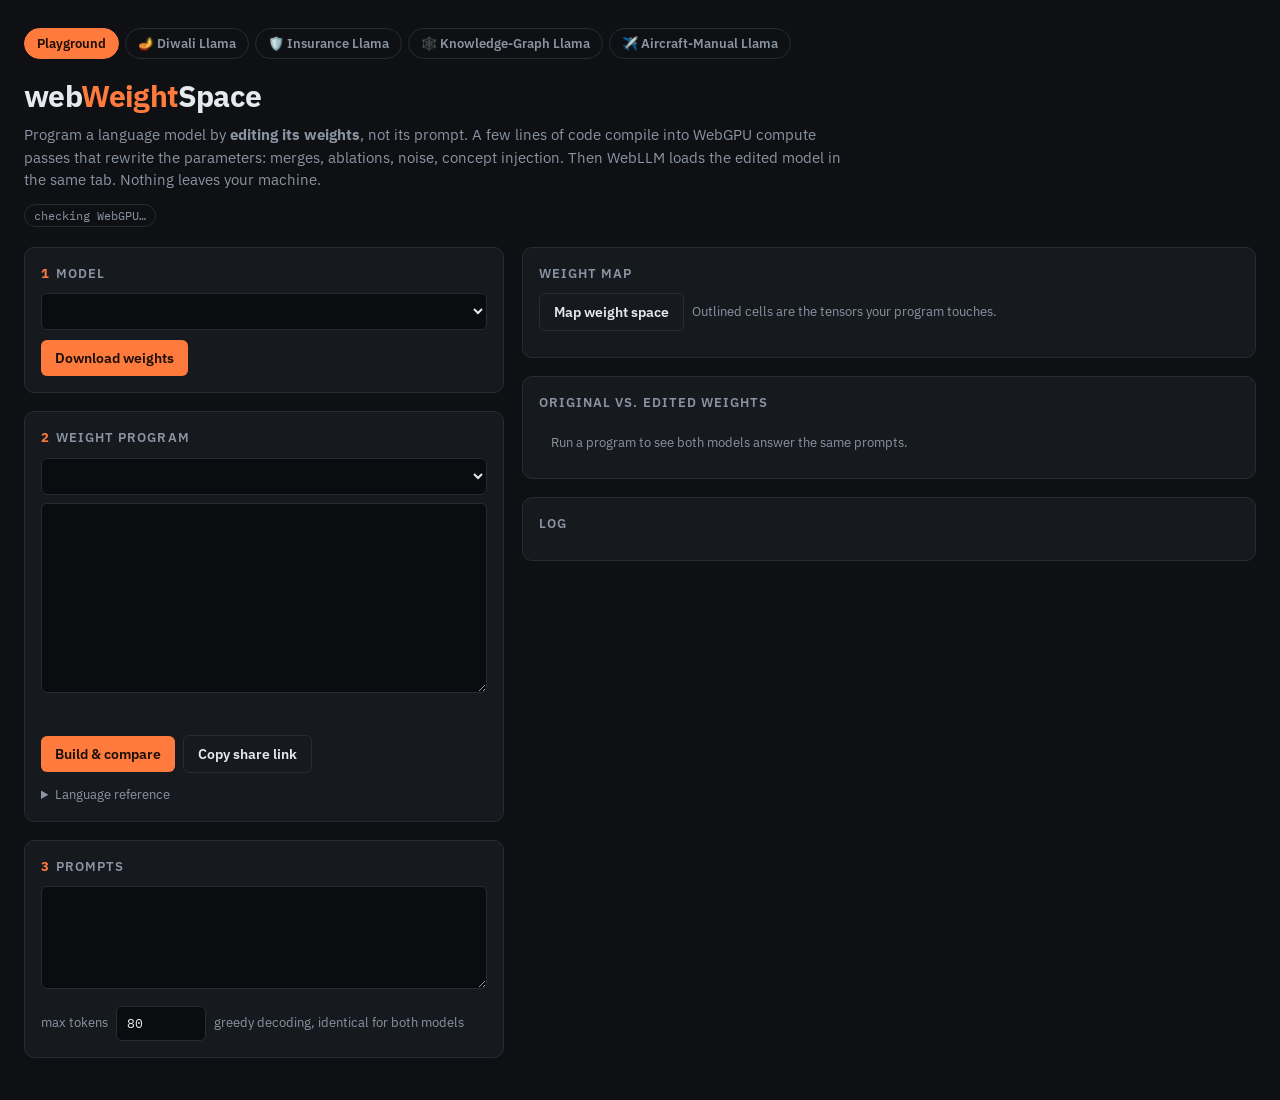
<file: index.html>
<!doctype html>
<html lang="en">
<head>
<meta charset="utf-8" />
<meta name="viewport" content="width=device-width, initial-scale=1" />
<title>webWeightSpace</title>
<meta name="description" content="Program an LLM by editing its weights, in your browser. WebGPU kernels rewrite the weights; WebLLM runs the result." />
<link rel="preconnect" href="https://fonts.googleapis.com" />
<link href="https://fonts.googleapis.com/css2?family=IBM+Plex+Mono:wght@400;600&family=IBM+Plex+Sans:wght@400;600;700&display=swap" rel="stylesheet" />
<link rel="stylesheet" href="./src/style.css" />
</head>
<body>
<header>
  <nav class="tabs"><a href="./" class="on">Playground</a><a href="./diwali.html">🪔 Diwali Llama</a><a href="./insurance.html">🛡️ Insurance Llama</a><a href="./kg.html">🕸️ Knowledge-Graph Llama</a><a href="./ste.html">✈️ Aircraft-Manual Llama</a></nav>
  <h1>web<em>Weight</em>Space</h1>
  <p class="lede">Program a language model by <b>editing its weights</b>, not its prompt. A few lines of code compile into WebGPU compute passes that rewrite the parameters: merges, ablations, noise, concept injection. Then WebLLM loads the edited model in the same tab. Nothing leaves your machine.</p>
  <span id="gpu" class="chip">checking WebGPU…</span>
</header>
<main>
  <div>
    <section>
      <h2><b>1</b>Model</h2>
      <select id="setup"></select>
      <div class="row"><button id="download">Download weights</button><span id="dlstate" class="muted"></span></div>
      <div id="f16warn" class="warn" hidden>This browser lacks WebGPU shader-f16, which WebLLM needs for this model. Pick SmolLM2-135M (f32) or use a recent Chrome or Edge.</div>
      <div id="prog" class="progress" hidden><i></i><span></span></div>
    </section>
    <section>
      <h2><b>2</b>Weight program</h2>
      <select id="preset"></select>
      <div style="height:8px"></div>
      <textarea id="program" spellcheck="false"></textarea>
      <div id="compile"></div>
      <div class="row">
        <button id="run">Build &amp; compare</button>
        <button id="share" class="ghost">Copy share link</button>
      </div>
      <details class="ref" style="margin-top:12px">
        <summary>Language reference</summary>
        <p><code>&lt;selector&gt; &lt;op&gt; [args]</code>, one rule per line. Rules apply in order.</p>
        <p>Selectors: <code>*</code> · <code>embed</code> · <code>layers.10-13</code> · <code>layers.*.mlp</code> · <code>layers.*.attn.o_proj</code> · <code>layers.0-5.*norm</code></p>
        <p>Ops: <code>mix a</code> w += a·(donor − base) · <code>scale k</code> · <code>zero</code> · <code>noise s</code> · <code>skip</code> (zero o_proj + down_proj) · <code>zero-heads 0-6</code> · <code>inject word c</code> (solve value-bias deltas so the layer writes c·unit(E[word]) into the residual stream) · <code>steer concept c</code> (rank-one down_proj edit from a vector pack, see the Diwali tab)</p>
      </details>
    </section>
    <section>
      <h2><b>3</b>Prompts</h2>
      <textarea id="prompts" rows="5" spellcheck="false"></textarea>
      <div class="row"><label class="muted">max tokens</label><input id="maxtok" type="number" value="80" min="8" max="512" style="width:90px" /><span class="muted">greedy decoding, identical for both models</span></div>
    </section>
  </div>
  <div>
    <section>
      <h2>Weight map</h2>
      <div class="row" style="margin:0 0 10px"><button id="analyze" class="ghost">Map weight space</button><span class="muted">Outlined cells are the tensors your program touches.</span></div>
      <div id="map"></div>
    </section>
    <section>
      <h2>Original vs. edited weights</h2>
      <div id="results"><div class="muted" style="grid-column:1/-1">Run a program to see both models answer the same prompts.</div></div>
    </section>
    <section>
      <h2>Log</h2>
      <div id="log"></div>
    </section>
  </div>
</main>
<script type="module" src="./src/app.js"></script>
</body>
</html>
</file>
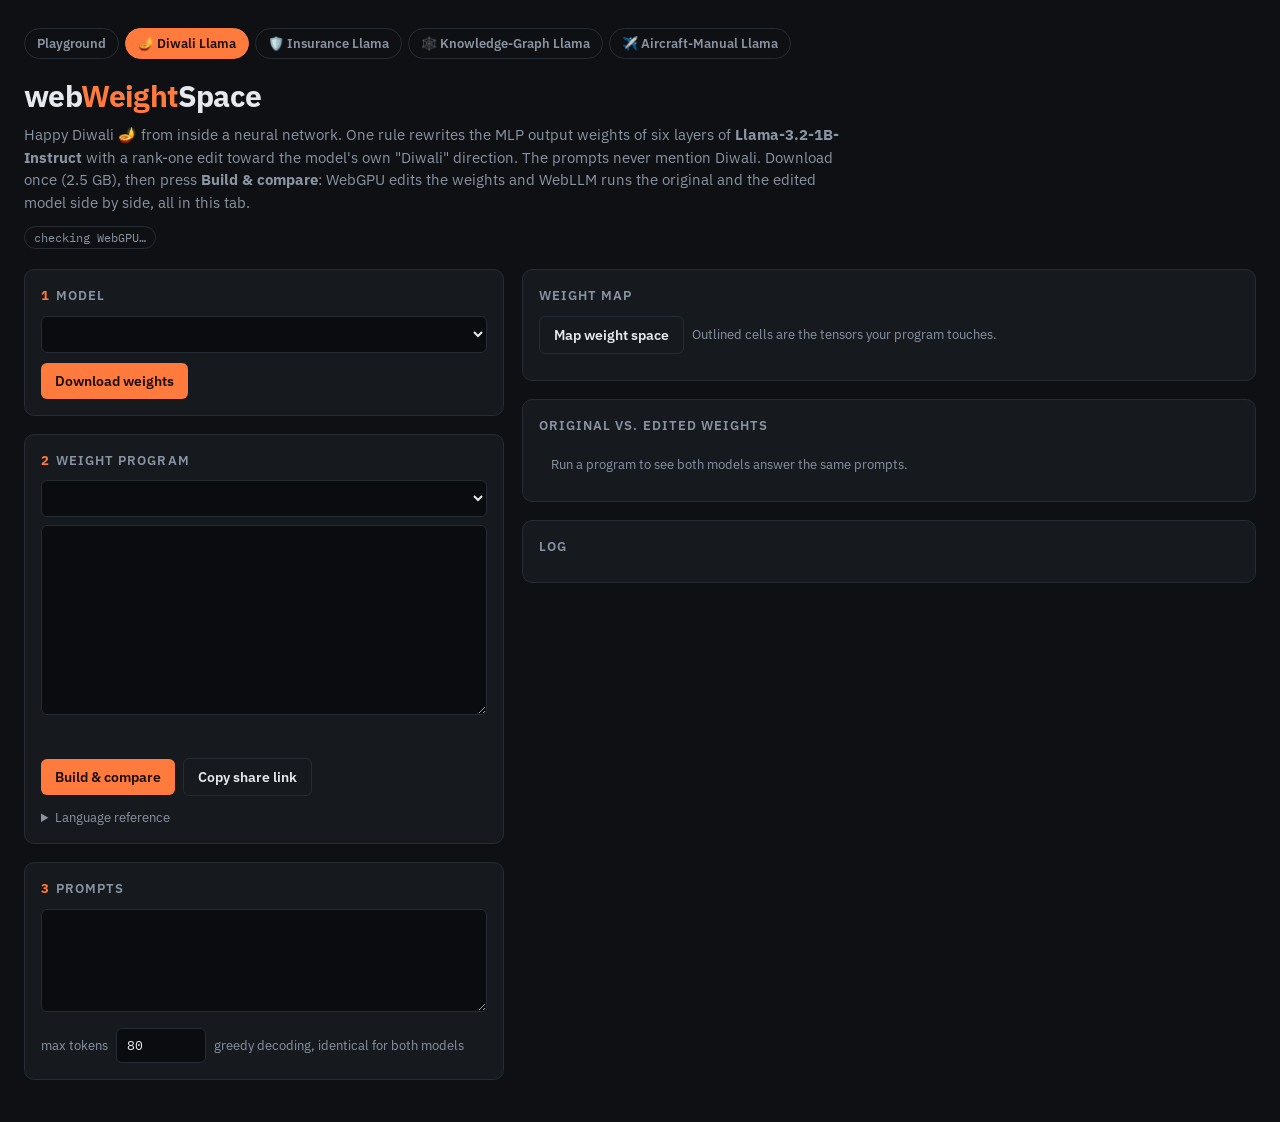
<file: diwali.html>
<!doctype html>
<html lang="en">
<head>
<meta charset="utf-8" />
<meta name="viewport" content="width=device-width, initial-scale=1" />
<title>Diwali Llama · webWeightSpace</title>
<meta name="description" content="Happy Diwali from inside a neural network: a rank-one weight edit makes Llama-3.2-1B think of diyas and the festival of lights, in your browser." />
<link rel="preconnect" href="https://fonts.googleapis.com" />
<link href="https://fonts.googleapis.com/css2?family=IBM+Plex+Mono:wght@400;600&family=IBM+Plex+Sans:wght@400;600;700&display=swap" rel="stylesheet" />
<link rel="stylesheet" href="./src/style.css" />
</head>
<body data-page="diwali">
<header>
  <nav class="tabs"><a href="./">Playground</a><a href="./diwali.html" class="on">🪔 Diwali Llama</a><a href="./insurance.html">🛡️ Insurance Llama</a><a href="./kg.html">🕸️ Knowledge-Graph Llama</a><a href="./ste.html">✈️ Aircraft-Manual Llama</a></nav>
  <h1>web<em>Weight</em>Space</h1>
  <p class="lede">Happy Diwali 🪔 from inside a neural network. One rule rewrites the MLP output weights of six layers of <b>Llama-3.2-1B-Instruct</b> with a rank-one edit toward the model's own "Diwali" direction. The prompts never mention Diwali. Download once (2.5 GB), then press <b>Build &amp; compare</b>: WebGPU edits the weights and WebLLM runs the original and the edited model side by side, all in this tab.</p>
  <span id="gpu" class="chip">checking WebGPU…</span>
</header>
<main>
  <div>
    <section>
      <h2><b>1</b>Model</h2>
      <select id="setup"></select>
      <div class="row"><button id="download">Download weights</button><span id="dlstate" class="muted"></span></div>
      <div id="f16warn" class="warn" hidden>This browser lacks WebGPU shader-f16, which WebLLM needs for this model. Pick SmolLM2-135M (f32) or use a recent Chrome or Edge.</div>
      <div id="prog" class="progress" hidden><i></i><span></span></div>
    </section>
    <section>
      <h2><b>2</b>Weight program</h2>
      <select id="preset"></select>
      <div style="height:8px"></div>
      <textarea id="program" spellcheck="false"></textarea>
      <div id="compile"></div>
      <div class="row">
        <button id="run">Build &amp; compare</button>
        <button id="share" class="ghost">Copy share link</button>
      </div>
      <details class="ref" style="margin-top:12px">
        <summary>Language reference</summary>
        <p><code>&lt;selector&gt; &lt;op&gt; [args]</code>, one rule per line. Rules apply in order.</p>
        <p>Selectors: <code>*</code> · <code>embed</code> · <code>layers.10-13</code> · <code>layers.*.mlp</code> · <code>layers.*.attn.o_proj</code> · <code>layers.0-5.*norm</code></p>
        <p>Ops: <code>steer concept c</code> (rank-one edit of <code>mlp.down_proj</code> from a precomputed vector pack: W += c·outer(u, a/|a|²)) · <code>mix a</code> w += a·(donor − base) · <code>scale k</code> · <code>zero</code> · <code>noise s</code> · <code>skip</code> (zero o_proj + down_proj) · <code>zero-heads 0-6</code> · <code>inject word c</code> (solve value-bias deltas so the layer writes c·unit(E[word]) into the residual stream)</p>
      </details>
    </section>
    <section>
      <h2><b>3</b>Prompts</h2>
      <textarea id="prompts" rows="5" spellcheck="false"></textarea>
      <div class="row"><label class="muted">max tokens</label><input id="maxtok" type="number" value="80" min="8" max="512" style="width:90px" /><span class="muted">greedy decoding, identical for both models</span></div>
    </section>
  </div>
  <div>
    <section>
      <h2>Weight map</h2>
      <div class="row" style="margin:0 0 10px"><button id="analyze" class="ghost">Map weight space</button><span class="muted">Outlined cells are the tensors your program touches.</span></div>
      <div id="map"></div>
    </section>
    <section>
      <h2>Original vs. edited weights</h2>
      <div id="results"><div class="muted" style="grid-column:1/-1">Run a program to see both models answer the same prompts.</div></div>
    </section>
    <section>
      <h2>Log</h2>
      <div id="log"></div>
    </section>
  </div>
</main>
<script type="module" src="./src/app.js"></script>
</body>
</html>
</file>
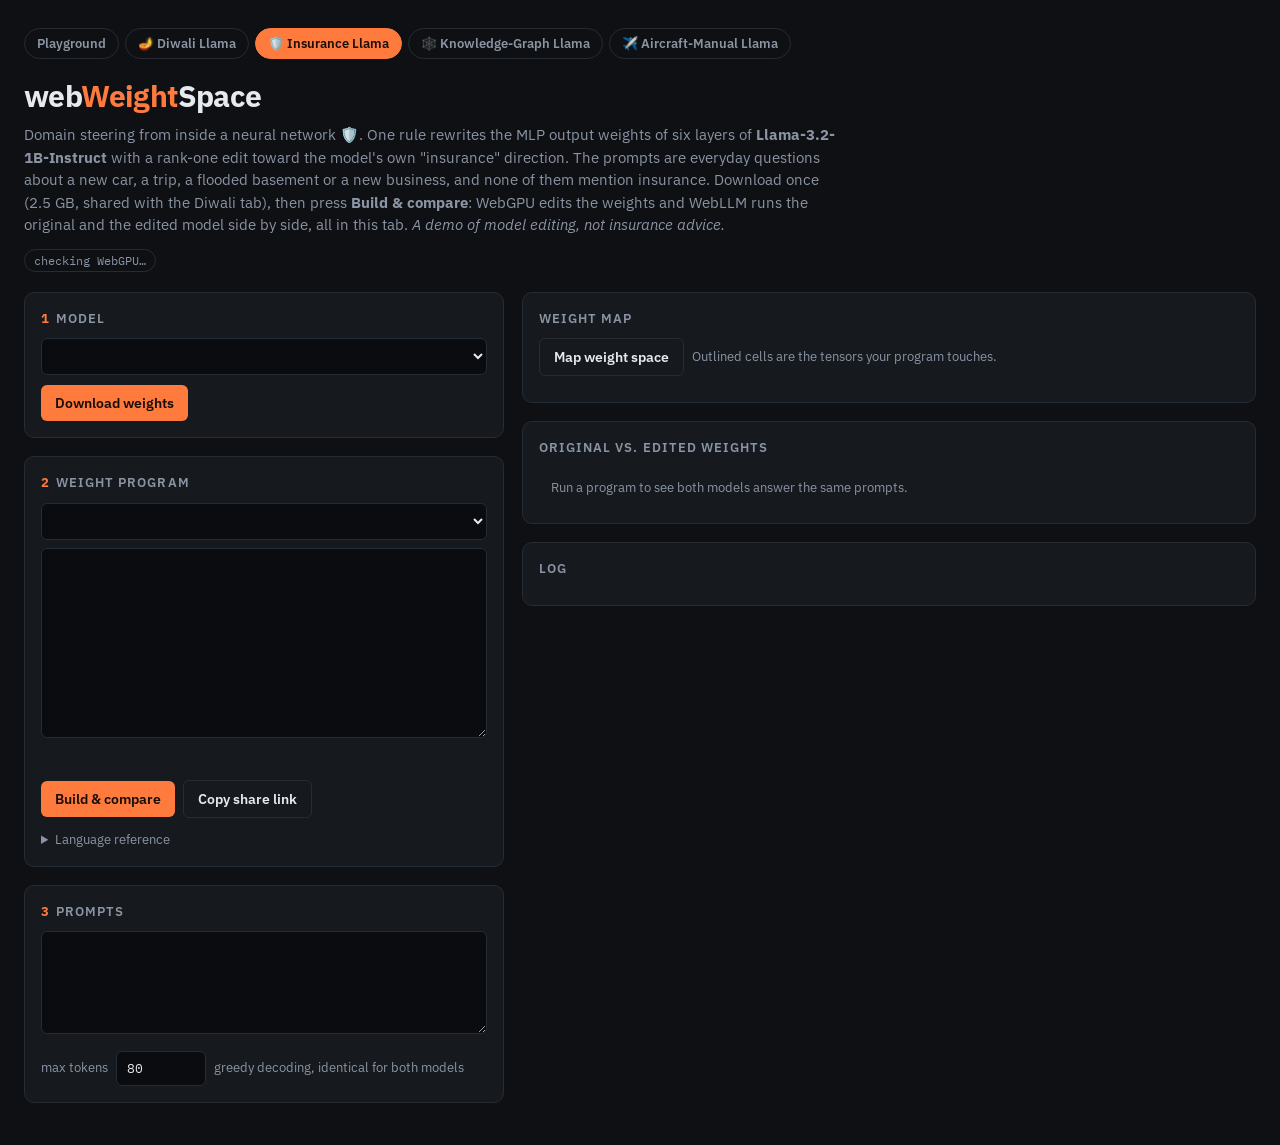
<file: insurance.html>
<!doctype html>
<html lang="en">
<head>
<meta charset="utf-8" />
<meta name="viewport" content="width=device-width, initial-scale=1" />
<title>Insurance Llama · webWeightSpace</title>
<meta name="description" content="Domain steering from weight space: a rank-one weight edit makes Llama-3.2-1B think about insurance coverage, claims and deductibles, in your browser. No prompt, no fine-tuning." />
<link rel="preconnect" href="https://fonts.googleapis.com" />
<link href="https://fonts.googleapis.com/css2?family=IBM+Plex+Mono:wght@400;600&family=IBM+Plex+Sans:wght@400;600;700&display=swap" rel="stylesheet" />
<link rel="stylesheet" href="./src/style.css" />
</head>
<body data-page="insurance">
<header>
  <nav class="tabs"><a href="./">Playground</a><a href="./diwali.html">🪔 Diwali Llama</a><a href="./insurance.html" class="on">🛡️ Insurance Llama</a><a href="./kg.html">🕸️ Knowledge-Graph Llama</a><a href="./ste.html">✈️ Aircraft-Manual Llama</a></nav>
  <h1>web<em>Weight</em>Space</h1>
  <p class="lede">Domain steering from inside a neural network 🛡️. One rule rewrites the MLP output weights of six layers of <b>Llama-3.2-1B-Instruct</b> with a rank-one edit toward the model's own "insurance" direction. The prompts are everyday questions about a new car, a trip, a flooded basement or a new business, and none of them mention insurance. Download once (2.5 GB, shared with the Diwali tab), then press <b>Build &amp; compare</b>: WebGPU edits the weights and WebLLM runs the original and the edited model side by side, all in this tab. <i>A demo of model editing, not insurance advice.</i></p>
  <span id="gpu" class="chip">checking WebGPU…</span>
</header>
<main>
  <div>
    <section>
      <h2><b>1</b>Model</h2>
      <select id="setup"></select>
      <div class="row"><button id="download">Download weights</button><span id="dlstate" class="muted"></span></div>
      <div id="f16warn" class="warn" hidden>This browser lacks WebGPU shader-f16, which WebLLM needs for this model. Pick SmolLM2-135M (f32) or use a recent Chrome or Edge.</div>
      <div id="prog" class="progress" hidden><i></i><span></span></div>
    </section>
    <section>
      <h2><b>2</b>Weight program</h2>
      <select id="preset"></select>
      <div style="height:8px"></div>
      <textarea id="program" spellcheck="false"></textarea>
      <div id="compile"></div>
      <div class="row">
        <button id="run">Build &amp; compare</button>
        <button id="share" class="ghost">Copy share link</button>
      </div>
      <details class="ref" style="margin-top:12px">
        <summary>Language reference</summary>
        <p><code>&lt;selector&gt; &lt;op&gt; [args]</code>, one rule per line. Rules apply in order.</p>
        <p>Selectors: <code>*</code> · <code>embed</code> · <code>layers.10-13</code> · <code>layers.*.mlp</code> · <code>layers.*.attn.o_proj</code> · <code>layers.0-5.*norm</code></p>
        <p>Ops: <code>steer concept c</code> (rank-one edit of <code>mlp.down_proj</code> from a precomputed vector pack: W += c·outer(u, a/|a|²)) · <code>mix a</code> w += a·(donor − base) · <code>scale k</code> · <code>zero</code> · <code>noise s</code> · <code>skip</code> (zero o_proj + down_proj) · <code>zero-heads 0-6</code> · <code>inject word c</code> (solve value-bias deltas so the layer writes c·unit(E[word]) into the residual stream)</p>
      </details>
    </section>
    <section>
      <h2><b>3</b>Prompts</h2>
      <textarea id="prompts" rows="5" spellcheck="false"></textarea>
      <div class="row"><label class="muted">max tokens</label><input id="maxtok" type="number" value="80" min="8" max="512" style="width:90px" /><span class="muted">greedy decoding, identical for both models</span></div>
    </section>
  </div>
  <div>
    <section>
      <h2>Weight map</h2>
      <div class="row" style="margin:0 0 10px"><button id="analyze" class="ghost">Map weight space</button><span class="muted">Outlined cells are the tensors your program touches.</span></div>
      <div id="map"></div>
    </section>
    <section>
      <h2>Original vs. edited weights</h2>
      <div id="results"><div class="muted" style="grid-column:1/-1">Run a program to see both models answer the same prompts.</div></div>
    </section>
    <section>
      <h2>Log</h2>
      <div id="log"></div>
    </section>
  </div>
</main>
<script type="module" src="./src/app.js"></script>
</body>
</html>
</file>
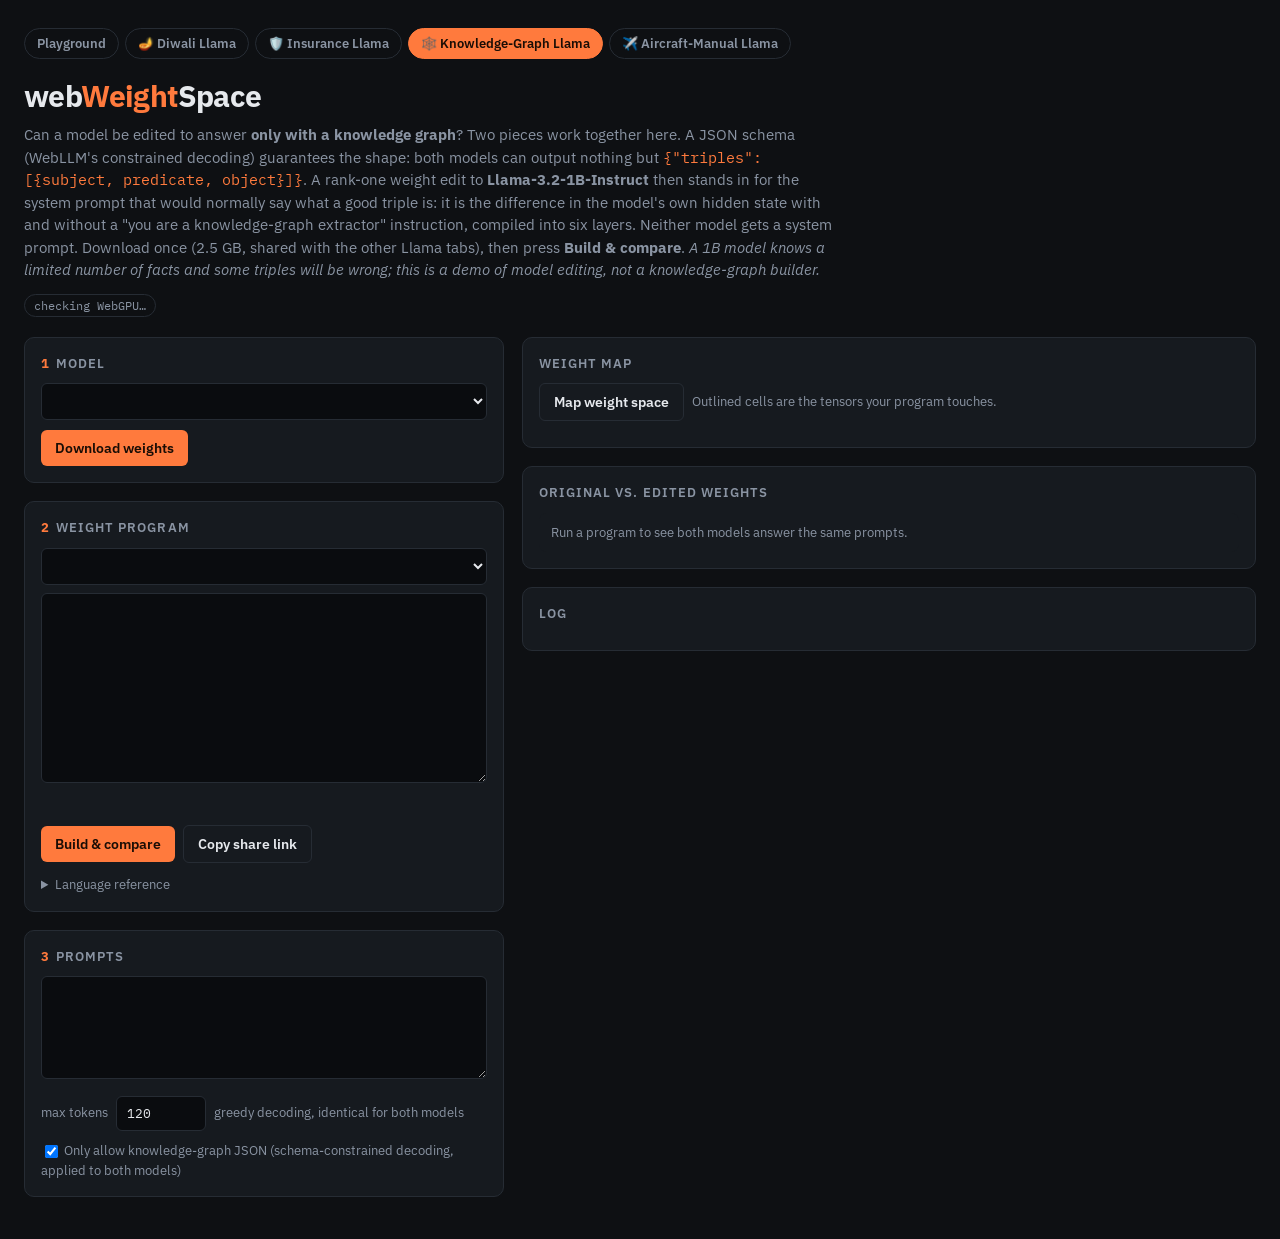
<file: kg.html>
<!doctype html>
<html lang="en">
<head>
<meta charset="utf-8" />
<meta name="viewport" content="width=device-width, initial-scale=1" />
<title>Knowledge-Graph Llama · webWeightSpace</title>
<meta name="description" content="Can weights replace a system prompt? A rank-one weight edit compiles a knowledge-graph instruction into Llama-3.2-1B, and JSON-schema decoding makes it answer only with (subject, predicate, object) triples, in your browser." />
<link rel="preconnect" href="https://fonts.googleapis.com" />
<link href="https://fonts.googleapis.com/css2?family=IBM+Plex+Mono:wght@400;600&family=IBM+Plex+Sans:wght@400;600;700&display=swap" rel="stylesheet" />
<link rel="stylesheet" href="./src/style.css" />
</head>
<body data-page="kg">
<header>
  <nav class="tabs"><a href="./">Playground</a><a href="./diwali.html">🪔 Diwali Llama</a><a href="./insurance.html">🛡️ Insurance Llama</a><a href="./kg.html" class="on">🕸️ Knowledge-Graph Llama</a><a href="./ste.html">✈️ Aircraft-Manual Llama</a></nav>
  <h1>web<em>Weight</em>Space</h1>
  <p class="lede">Can a model be edited to answer <b>only with a knowledge graph</b>? Two pieces work together here. A JSON schema (WebLLM's constrained decoding) guarantees the shape: both models can output nothing but <code>{"triples":[{subject, predicate, object}]}</code>. A rank-one weight edit to <b>Llama-3.2-1B-Instruct</b> then stands in for the system prompt that would normally say what a good triple is: it is the difference in the model's own hidden state with and without a "you are a knowledge-graph extractor" instruction, compiled into six layers. Neither model gets a system prompt. Download once (2.5 GB, shared with the other Llama tabs), then press <b>Build &amp; compare</b>. <i>A 1B model knows a limited number of facts and some triples will be wrong; this is a demo of model editing, not a knowledge-graph builder.</i></p>
  <span id="gpu" class="chip">checking WebGPU…</span>
</header>
<main>
  <div>
    <section>
      <h2><b>1</b>Model</h2>
      <select id="setup"></select>
      <div class="row"><button id="download">Download weights</button><span id="dlstate" class="muted"></span></div>
      <div id="f16warn" class="warn" hidden>This browser lacks WebGPU shader-f16, which WebLLM needs for this model. Pick SmolLM2-135M (f32) or use a recent Chrome or Edge.</div>
      <div id="prog" class="progress" hidden><i></i><span></span></div>
    </section>
    <section>
      <h2><b>2</b>Weight program</h2>
      <select id="preset"></select>
      <div style="height:8px"></div>
      <textarea id="program" spellcheck="false"></textarea>
      <div id="compile"></div>
      <div class="row">
        <button id="run">Build &amp; compare</button>
        <button id="share" class="ghost">Copy share link</button>
      </div>
      <details class="ref" style="margin-top:12px">
        <summary>Language reference</summary>
        <p><code>&lt;selector&gt; &lt;op&gt; [args]</code>, one rule per line. Rules apply in order.</p>
        <p>Selectors: <code>*</code> · <code>embed</code> · <code>layers.10-13</code> · <code>layers.*.mlp</code> · <code>layers.*.attn.o_proj</code> · <code>layers.0-5.*norm</code></p>
        <p>Ops: <code>steer concept c</code> (rank-one edit of <code>mlp.down_proj</code> from a precomputed vector pack: W += c·outer(u, a/|a|²)) · <code>mix a</code> w += a·(donor − base) · <code>scale k</code> · <code>zero</code> · <code>noise s</code> · <code>skip</code> (zero o_proj + down_proj) · <code>zero-heads 0-6</code> · <code>inject word c</code> (solve value-bias deltas so the layer writes c·unit(E[word]) into the residual stream)</p>
      </details>
    </section>
    <section>
      <h2><b>3</b>Prompts</h2>
      <textarea id="prompts" rows="5" spellcheck="false"></textarea>
      <div class="row"><label class="muted">max tokens</label><input id="maxtok" type="number" value="120" min="8" max="512" style="width:90px" /><span class="muted">greedy decoding, identical for both models</span></div>
      <div class="row"><label class="muted"><input id="schema" type="checkbox" checked style="width:auto;margin-right:6px;vertical-align:middle" />Only allow knowledge-graph JSON (schema-constrained decoding, applied to both models)</label></div>
    </section>
  </div>
  <div>
    <section>
      <h2>Weight map</h2>
      <div class="row" style="margin:0 0 10px"><button id="analyze" class="ghost">Map weight space</button><span class="muted">Outlined cells are the tensors your program touches.</span></div>
      <div id="map"></div>
    </section>
    <section>
      <h2>Original vs. edited weights</h2>
      <div id="results"><div class="muted" style="grid-column:1/-1">Run a program to see both models answer the same prompts.</div></div>
    </section>
    <section>
      <h2>Log</h2>
      <div id="log"></div>
    </section>
  </div>
</main>
<script type="module" src="./src/app.js"></script>
</body>
</html>
</file>
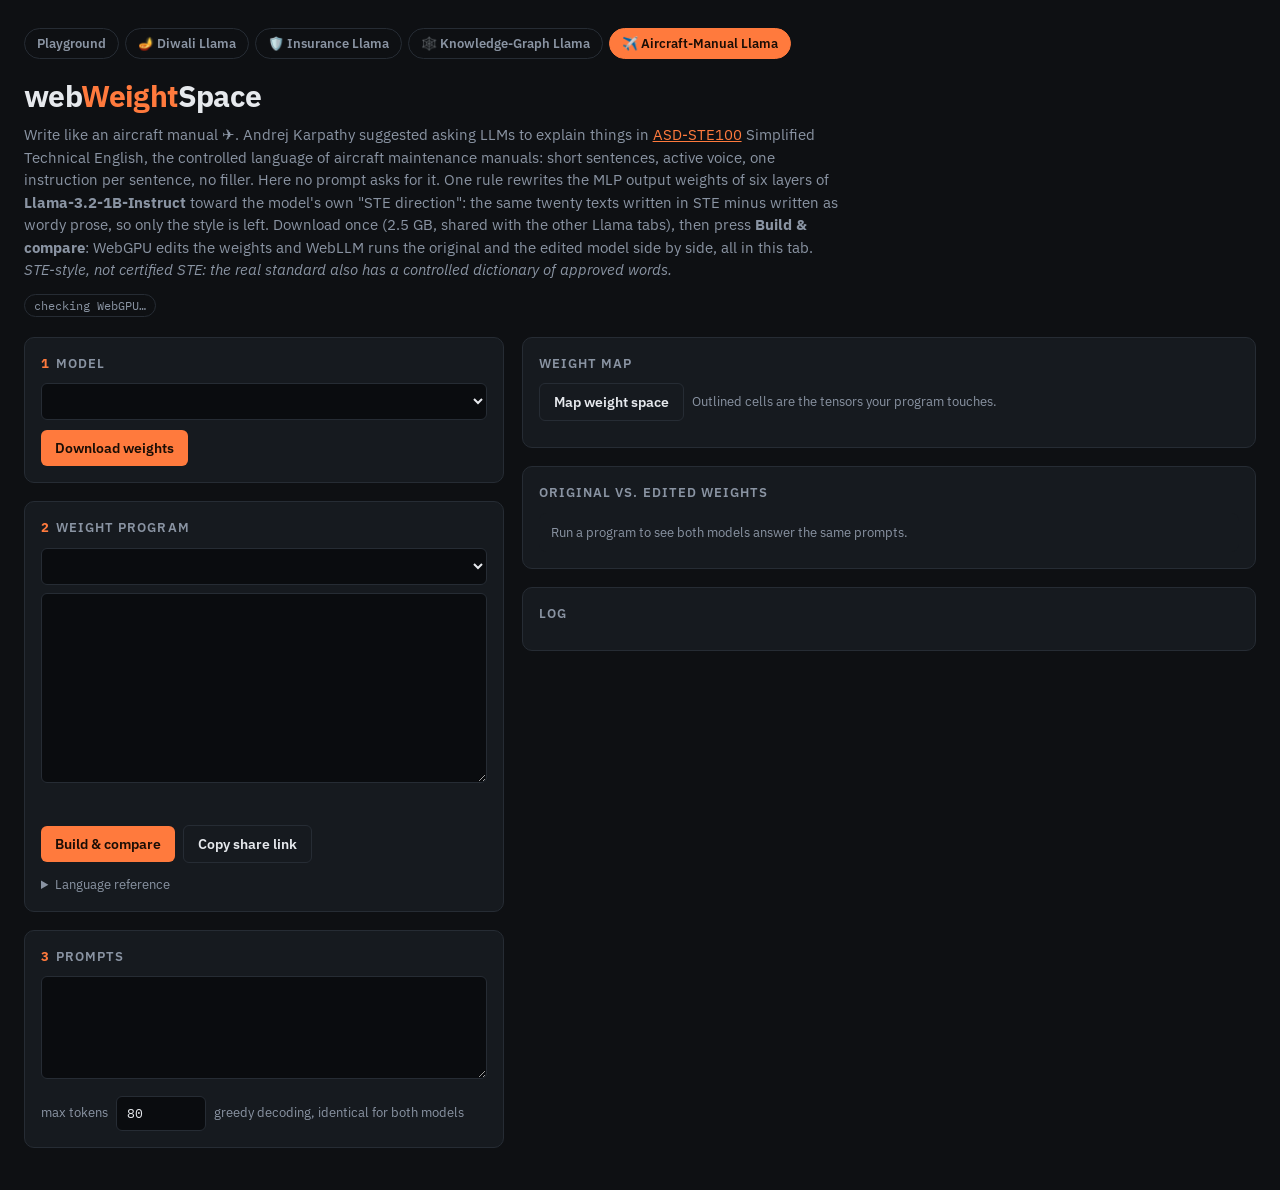
<file: ste.html>
<!doctype html>
<html lang="en">
<head>
<meta charset="utf-8" />
<meta name="viewport" content="width=device-width, initial-scale=1" />
<title>Aircraft-Manual Llama · webWeightSpace</title>
<meta name="description" content="Write like an aircraft manual: a rank-one weight edit makes Llama-3.2-1B answer in ASD-STE100-style Simplified Technical English, in your browser. No system prompt, no fine-tuning." />
<link rel="preconnect" href="https://fonts.googleapis.com" />
<link href="https://fonts.googleapis.com/css2?family=IBM+Plex+Mono:wght@400;600&family=IBM+Plex+Sans:wght@400;600;700&display=swap" rel="stylesheet" />
<link rel="stylesheet" href="./src/style.css" />
</head>
<body data-page="ste">
<header>
  <nav class="tabs"><a href="./">Playground</a><a href="./diwali.html">🪔 Diwali Llama</a><a href="./insurance.html">🛡️ Insurance Llama</a><a href="./kg.html">🕸️ Knowledge-Graph Llama</a><a href="./ste.html" class="on">✈️ Aircraft-Manual Llama</a></nav>
  <h1>web<em>Weight</em>Space</h1>
  <p class="lede">Write like an aircraft manual ✈️. Andrej Karpathy suggested asking LLMs to explain things in <a href="https://www.asd-ste100.org/">ASD-STE100</a> Simplified Technical English, the controlled language of aircraft maintenance manuals: short sentences, active voice, one instruction per sentence, no filler. Here no prompt asks for it. One rule rewrites the MLP output weights of six layers of <b>Llama-3.2-1B-Instruct</b> toward the model's own "STE direction": the same twenty texts written in STE minus written as wordy prose, so only the style is left. Download once (2.5 GB, shared with the other Llama tabs), then press <b>Build &amp; compare</b>: WebGPU edits the weights and WebLLM runs the original and the edited model side by side, all in this tab. <i>STE-style, not certified STE: the real standard also has a controlled dictionary of approved words.</i></p>
  <span id="gpu" class="chip">checking WebGPU…</span>
</header>
<main>
  <div>
    <section>
      <h2><b>1</b>Model</h2>
      <select id="setup"></select>
      <div class="row"><button id="download">Download weights</button><span id="dlstate" class="muted"></span></div>
      <div id="f16warn" class="warn" hidden>This browser lacks WebGPU shader-f16, which WebLLM needs for this model. Pick SmolLM2-135M (f32) or use a recent Chrome or Edge.</div>
      <div id="prog" class="progress" hidden><i></i><span></span></div>
    </section>
    <section>
      <h2><b>2</b>Weight program</h2>
      <select id="preset"></select>
      <div style="height:8px"></div>
      <textarea id="program" spellcheck="false"></textarea>
      <div id="compile"></div>
      <div class="row">
        <button id="run">Build &amp; compare</button>
        <button id="share" class="ghost">Copy share link</button>
      </div>
      <details class="ref" style="margin-top:12px">
        <summary>Language reference</summary>
        <p><code>&lt;selector&gt; &lt;op&gt; [args]</code>, one rule per line. Rules apply in order.</p>
        <p>Selectors: <code>*</code> · <code>embed</code> · <code>layers.10-13</code> · <code>layers.*.mlp</code> · <code>layers.*.attn.o_proj</code> · <code>layers.0-5.*norm</code></p>
        <p>Ops: <code>steer concept c</code> (rank-one edit of <code>mlp.down_proj</code> from a precomputed vector pack: W += c·outer(u, a/|a|²)) · <code>mix a</code> w += a·(donor − base) · <code>scale k</code> · <code>zero</code> · <code>noise s</code> · <code>skip</code> (zero o_proj + down_proj) · <code>zero-heads 0-6</code> · <code>inject word c</code> (solve value-bias deltas so the layer writes c·unit(E[word]) into the residual stream)</p>
      </details>
    </section>
    <section>
      <h2><b>3</b>Prompts</h2>
      <textarea id="prompts" rows="5" spellcheck="false"></textarea>
      <div class="row"><label class="muted">max tokens</label><input id="maxtok" type="number" value="80" min="8" max="512" style="width:90px" /><span class="muted">greedy decoding, identical for both models</span></div>
    </section>
  </div>
  <div>
    <section>
      <h2>Weight map</h2>
      <div class="row" style="margin:0 0 10px"><button id="analyze" class="ghost">Map weight space</button><span class="muted">Outlined cells are the tensors your program touches.</span></div>
      <div id="map"></div>
    </section>
    <section>
      <h2>Original vs. edited weights</h2>
      <div id="results"><div class="muted" style="grid-column:1/-1">Run a program to see both models answer the same prompts.</div></div>
    </section>
    <section>
      <h2>Log</h2>
      <div id="log"></div>
    </section>
  </div>
</main>
<script type="module" src="./src/app.js"></script>
</body>
</html>
</file>
<file: src/style.css>
:root {
  --bg: #0e1013; --panel: #161a1f; --line: #262c34; --ink: #e6e9ed; --muted: #8a94a3;
  --accent: #ff7a3d; --ok: #3fd0a6; --err: #ff5d6c; --code: #0a0c0f;
}
* { box-sizing: border-box; }
body { margin: 0; background: var(--bg); color: var(--ink); font: 15px/1.5 "IBM Plex Sans", system-ui, sans-serif; }
header { padding: 28px 24px 8px; max-width: 1400px; margin: 0 auto; }
h1 { margin: 0; font-size: 30px; letter-spacing: -0.02em; }
h1 em { font-style: normal; color: var(--accent); }
.lede { color: var(--muted); max-width: 820px; margin: 6px 0 12px; }
.lede a { color: var(--accent); }
.chip { display: inline-block; font: 12px "IBM Plex Mono", monospace; padding: 3px 9px; border: 1px solid var(--line); border-radius: 99px; color: var(--muted); }
.chip.ok { color: var(--ok); border-color: #1f5e4e; } .chip.bad { color: var(--err); border-color: #6b2630; }
main { display: grid; grid-template-columns: minmax(340px, 480px) 1fr; gap: 18px; padding: 12px 24px 24px; max-width: 1400px; margin: 0 auto; }
@media (max-width: 900px) { main { grid-template-columns: 1fr; padding: 12px 16px; } header { padding: 20px 16px 4px; } }
section { background: var(--panel); border: 1px solid var(--line); border-radius: 10px; padding: 16px; margin-bottom: 18px; }
h2 { font-size: 13px; text-transform: uppercase; letter-spacing: 0.08em; color: var(--muted); margin: 0 0 10px; font-weight: 600; }
h2 b { color: var(--accent); margin-right: 6px; }
select, textarea, input { width: 100%; background: var(--code); color: var(--ink); border: 1px solid var(--line); border-radius: 6px; padding: 8px 10px; font: 13px "IBM Plex Mono", monospace; }
textarea { resize: vertical; }
#program { min-height: 190px; line-height: 1.55; }
button { background: var(--accent); color: #1a0d05; border: 0; border-radius: 6px; padding: 9px 14px; font: 600 14px "IBM Plex Sans", sans-serif; cursor: pointer; }
button.ghost { background: transparent; color: var(--ink); border: 1px solid var(--line); }
button:disabled { opacity: 0.4; cursor: not-allowed; }
.row { display: flex; gap: 8px; align-items: center; flex-wrap: wrap; margin-top: 10px; }
.muted { color: var(--muted); font-size: 13px; }
.warn { color: var(--accent); font-size: 13px; margin-top: 8px; }
#compile { font: 12px "IBM Plex Mono", monospace; margin-top: 8px; min-height: 18px; }
.err { color: var(--err); } .ok { color: var(--ok); }
.progress { position: relative; height: 22px; background: var(--code); border: 1px solid var(--line); border-radius: 6px; overflow: hidden; margin-top: 10px; }
.progress i { position: absolute; inset: 0 auto 0 0; background: linear-gradient(90deg, #ff7a3d55, #ff7a3daa); width: 0; transition: width .15s; }
.progress span { position: relative; font: 12px "IBM Plex Mono", monospace; padding: 0 8px; line-height: 22px; white-space: nowrap; }
.grid { display: grid; gap: 2px; font: 11px "IBM Plex Mono", monospace; }
.colh { color: var(--muted); text-align: center; padding-bottom: 4px; white-space: nowrap; overflow: hidden; text-overflow: ellipsis; }
.rowh { color: var(--muted); text-align: right; padding-right: 6px; line-height: 16px; }
.cell { height: 16px; background: #222831; border-radius: 2px; text-align: center; line-height: 16px; color: #fff; font-weight: 600; }
.cell.empty { background: transparent; }
.cell.hit { outline: 2px solid var(--accent); outline-offset: -2px; background-color: #3a2216; }
.legend { margin-top: 10px; font-size: 12px; color: var(--muted); }
.legend b { display: inline-block; width: 14px; height: 10px; margin: 0 4px 0 10px; border-radius: 2px; vertical-align: middle; }
#results { display: grid; grid-template-columns: minmax(120px, 0.6fr) 1fr 1fr; gap: 1px; background: var(--line); border-radius: 8px; overflow: hidden; }
#results > div { background: var(--panel); padding: 10px 12px; }
#results .rh { font: 600 12px "IBM Plex Mono", monospace; color: var(--muted); background: var(--code); }
#results .rh.hot { color: var(--accent); }
#results .prompt { color: var(--muted); font-size: 13px; }
#results .out { white-space: pre-wrap; font-size: 13.5px; }
#results .out.hot { border-left: 2px solid var(--accent); }
@media (max-width: 700px) { #results { grid-template-columns: 1fr; } }
#log { font: 12px "IBM Plex Mono", monospace; max-height: 220px; overflow: auto; color: var(--muted); }
#log div { padding: 2px 0; border-bottom: 1px dashed #1d2228; }
code { font-family: "IBM Plex Mono", monospace; color: var(--accent); }
.ref { font-size: 13px; color: var(--muted); }
.ref code { color: var(--ink); }
body.busy button#run { opacity: .5; }
nav.tabs { display: flex; gap: 6px; margin: 0 0 14px; }
nav.tabs a { color: var(--muted); text-decoration: none; font: 600 13px "IBM Plex Sans", sans-serif; padding: 6px 12px; border: 1px solid var(--line); border-radius: 99px; }
nav.tabs a:hover { color: var(--ink); }
nav.tabs a.on { color: #1a0d05; background: var(--accent); border-color: var(--accent); }
</file>
